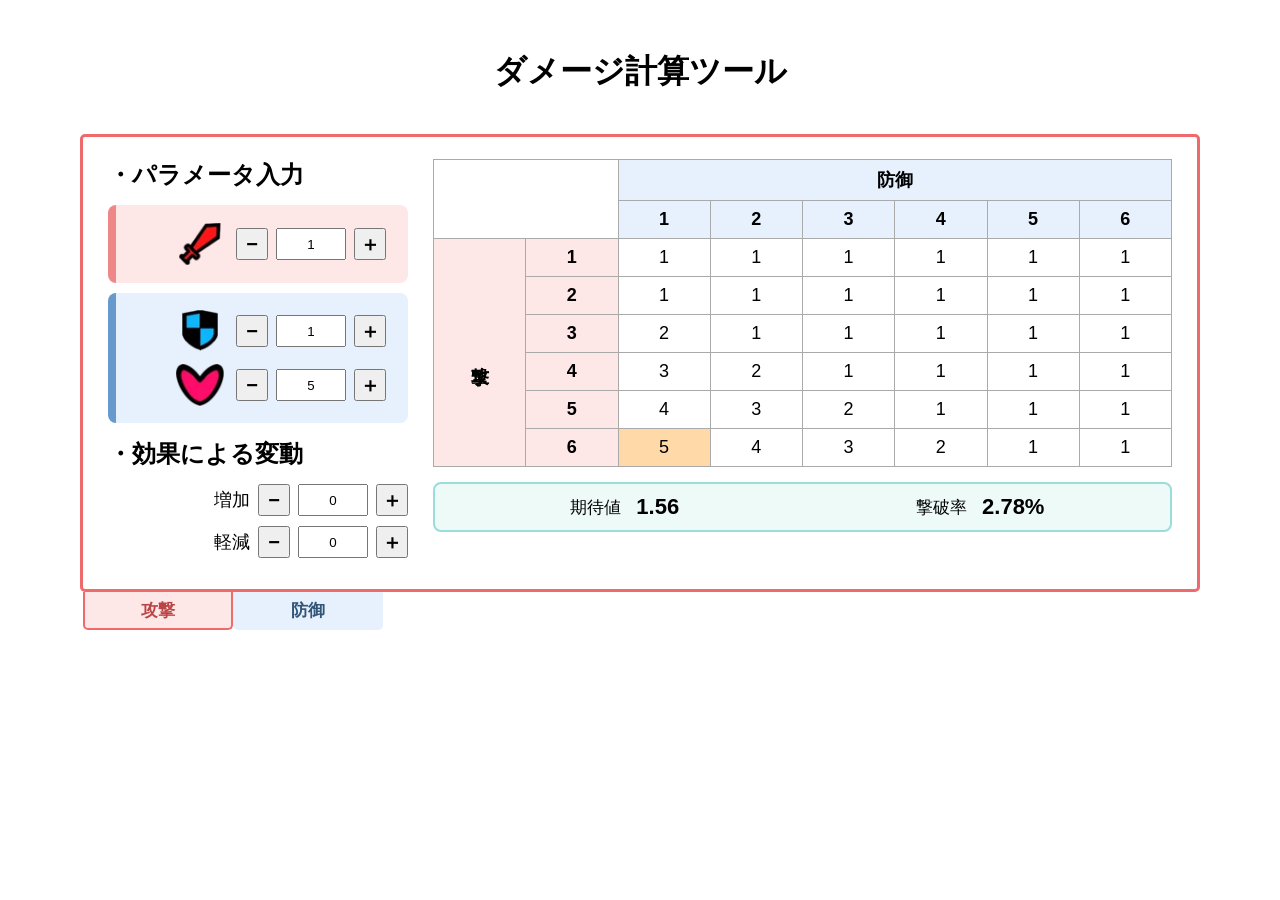
<file: index.html>
<!DOCTYPE html>
<html lang="ja">
<head>
    <meta charset="UTF-8">
    <meta name="viewport" content="width=device-width, initial-scale=1.0">
    <title>ダメージ計算ツール</title>
    <link rel="stylesheet" href="style.css">
</head>

<body>
<h1>ダメージ計算ツール</h1>

<div class="tool-wrapper">

    <div class="main-container attack-mode">

        <!-- 攻撃側として計算するモード -->
        <div class="mode-content active" data-role="attack">

            <div class="parameter-area">

                <div class="parameter-input-area">

                    <h2>・パラメータ入力</h2>

                    <section class="attack-panel">

                        <label>
                            <img src="images/icon/Attack.png" alt="攻撃" class="parameter-icon">
                            <div class="number-control">
                                <button type="button" class="minus-button" data-target="attackPower1">−</button>
                                <input type="number" id="attackPower1" value="1" min="0">
                                <button type="button" class="plus-button" data-target="attackPower1">＋</button>
                            </div>
                        </label>

                    </section>


                    <section class="defense-panel">

                        <label>
                            <img src="images/icon/Defense.png" alt="防御" class="parameter-icon">
                            <div class="number-control">
                                <button type="button" class="minus-button" data-target="defensePower1">−</button>
                                <input type="number" id="defensePower1" value="1" min="0">
                                <button type="button" class="plus-button" data-target="defensePower1">＋</button>
                            </div>
                        </label>

                        <label>
                            <img src="images/icon/Hp.png" alt="HP" class="parameter-icon">
                            <div class="number-control">
                                <button type="button" class="minus-button" data-target="hp1">−</button>
                                <input type="number" id="hp1" value="5" min="1">
                                <button type="button" class="plus-button" data-target="hp1">＋</button>
                            </div>
                        </label>
                        
                    </section>

                </div>


                <div class="effect-input-area">

                    <h2>・効果による変動</h2>

                    <section class="effect-panel">

                        <label>
                            増加
                            <div class="number-control">
                                <button type="button" class="minus-button" data-target="damageAdd1">−</button>
                                <input type="number" id="damageAdd1" value="0" min="0">
                                <button type="button" class="plus-button" data-target="damageAdd1">＋</button>
                            </div>
                        </label>

                        <label>
                            軽減
                            <div class="number-control">
                                <button type="button" class="minus-button" data-target="damageReduce1">−</button>
                                <input type="number" id="damageReduce1" value="0" min="0">
                                <button type="button" class="plus-button" data-target="damageReduce1">＋</button>
                            </div>
                        </label>

                    </section>

                </div>

            </div>

            <div class="damage-area">
                <table class="damage-table">
                    <thead>
                        <tr>
                            <th colspan="2" rowspan="2"></th>
                            <th colspan="6">防御</th>
                        </tr>
                        <tr>
                            <th>1</th><th>2</th><th>3</th>
                            <th>4</th><th>5</th><th>6</th>
                        </tr>
                    </thead>
                    <tbody></tbody>
                </table>

                <div class="analysis-values">
                    <div>
                        <span>期待値</span>
                        <strong class="expected-damage">-</strong>
                    </div>
                    <div>
                        <span>撃破率</span>
                        <strong class="result-rate">-</strong>
                    </div>
                </div>
            </div>

        </div>


        <!-- 防御側として計算するモード -->
        <div class="mode-content" data-role="defense">

            <div class="parameter-area">

                <div class="parameter-input-area">

                    <h2>・パラメータ入力</h2>

                    <section class="attack-panel">

                        <label>
                            <img src="images/icon/Attack.png" alt="攻撃" class="parameter-icon">
                            <div class="number-control">
                                <button type="button" class="minus-button" data-target="attackPower2">−</button>
                                <input type="number" id="attackPower2" value="1" min="0">
                                <button type="button" class="plus-button" data-target="attackPower2">＋</button>
                            </div>
                        </label>

                    </section>


                    <section class="defense-panel">

                        <label>
                            <img src="images/icon/Defense.png" alt="防御" class="parameter-icon">
                            <div class="number-control">
                                <button type="button" class="minus-button" data-target="defensePower2">−</button>
                                <input type="number" id="defensePower2" value="1" min="0">
                                <button type="button" class="plus-button" data-target="defensePower2">＋</button>
                            </div>
                        </label>

                        <label>
                            <img src="images/icon/Hp.png" alt="HP" class="parameter-icon">
                            <div class="number-control">
                                <button type="button" class="minus-button" data-target="hp2">−</button>
                                <input type="number" id="hp2" value="5" min="1">
                                <button type="button" class="plus-button" data-target="hp2">＋</button>
                            </div>
                        </label>

                    </section>

                </div>


                <div class="effect-input-area">

                    <h2>・効果による変動</h2>

                    <section class="effect-panel">

                        <label>
                            増加
                            <div class="number-control">
                                <button type="button" class="minus-button" data-target="damageAdd2">−</button>
                                <input type="number" id="damageAdd2" value="0" min="0">
                                <button type="button" class="plus-button" data-target="damageAdd2">＋</button>
                            </div>
                        </label>

                        <label>
                            軽減
                            <div class="number-control">
                                <button type="button" class="minus-button" data-target="damageReduce2">−</button>
                                <input type="number" id="damageReduce2" value="0" min="0">
                                <button type="button" class="plus-button" data-target="damageReduce2">＋</button>
                            </div>
                        </label>

                    </section>

                </div>

            </div>

            <div class="damage-area">
                <table class="damage-table">
                    <thead>
                        <tr>
                            <th colspan="2" rowspan="2"></th>
                            <th colspan="6">防御</th>
                        </tr>
                        <tr>
                            <th>1</th><th>2</th><th>3</th>
                            <th>4</th><th>5</th><th>6</th>
                        </tr>
                    </thead>
                    <tbody></tbody>
                </table>

                <div class="analysis-values">
                    <div>
                        <span>期待値</span>
                        <strong class="expected-damage">-</strong>
                    </div>
                    <div>
                        <span>生存率</span>
                        <strong class="result-rate">-</strong>
                    </div>
                </div>
            </div>

        </div>

    </div>


    <!-- 左下の切り替えタブ -->
    <div class="role-tabs">
        <button type="button" class="role-tab active attack-tab" data-role="attack">攻撃</button>
        <button type="button" class="role-tab defense-tab" data-role="defense">防御</button>
    </div>

</div>

<script src="script.js"></script>
</body>
</html>
</file>
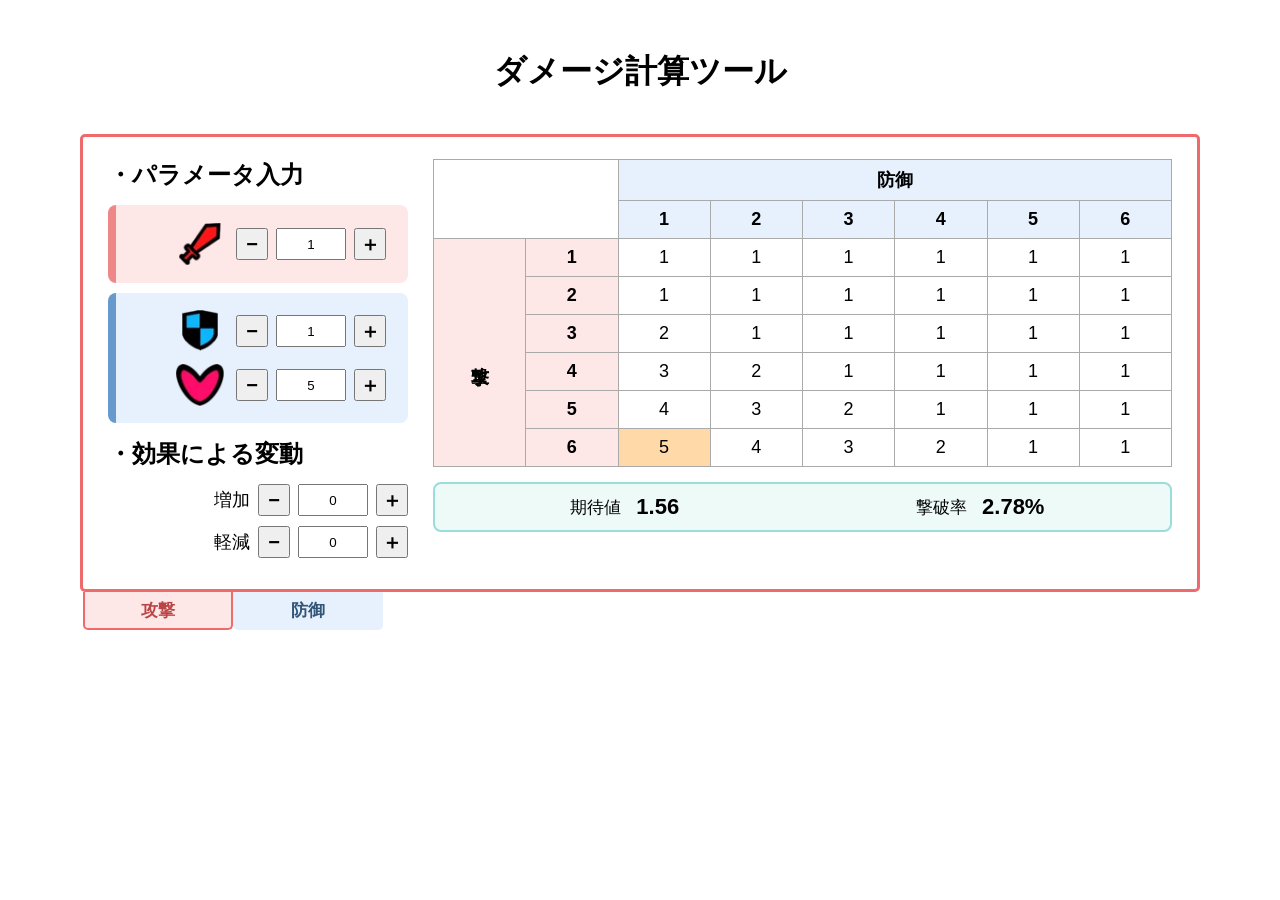
<file: 01_defense-evade/index.html>
<!DOCTYPE html>
<html lang="ja">
<head>
    <meta charset="UTF-8">
    <meta name="viewport" content="width=device-width, initial-scale=1.0">
    <title>ダメージ計算ツール</title>
    <link rel="stylesheet" href="style.css">
</head>

<body>
<h1>ダメージ計算ツール</h1>

<div class="tool-wrapper">

    <div class="main-container attack-mode">

        <!-- 攻撃側として計算するモード -->
        <div class="mode-content active" data-role="attack">

            <div class="parameter-area">

                <div class="parameter-input-area">

                    <h2>・パラメータ入力</h2>

                    <section class="attack-panel">

                        <label>
                            <img src="../images/icon/Attack.png" alt="攻撃" class="parameter-icon">
                            <div class="number-control">
                                <button type="button" class="minus-button" data-target="attackPower1">−</button>
                                <input type="number" id="attackPower1" value="1" min="0">
                                <button type="button" class="plus-button" data-target="attackPower1">＋</button>
                            </div>
                        </label>

                    </section>


                    <section class="defense-panel">

                        <label>
                            <img src="../images/icon/Defense.png" alt="防御" class="parameter-icon">
                            <div class="number-control">
                                <button type="button" class="minus-button" data-target="defensePower1">−</button>
                                <input type="number" id="defensePower1" value="1" min="0">
                                <button type="button" class="plus-button" data-target="defensePower1">＋</button>
                            </div>
                        </label>

                        <label>
                            <img src="../images/icon/Hp.png" alt="HP" class="parameter-icon">
                            <div class="number-control">
                                <button type="button" class="minus-button" data-target="hp1">−</button>
                                <input type="number" id="hp1" value="5" min="1">
                                <button type="button" class="plus-button" data-target="hp1">＋</button>
                            </div>
                        </label>
                        
                    </section>

                </div>


                <div class="effect-input-area">

                    <h2>・効果による変動</h2>

                    <section class="effect-panel">

                        <label>
                            増加
                            <div class="number-control">
                                <button type="button" class="minus-button" data-target="damageAdd1">−</button>
                                <input type="number" id="damageAdd1" value="0" min="0">
                                <button type="button" class="plus-button" data-target="damageAdd1">＋</button>
                            </div>
                        </label>

                        <label>
                            軽減
                            <div class="number-control">
                                <button type="button" class="minus-button" data-target="damageReduce1">−</button>
                                <input type="number" id="damageReduce1" value="0" min="0">
                                <button type="button" class="plus-button" data-target="damageReduce1">＋</button>
                            </div>
                        </label>

                    </section>

                </div>

            </div>

            <div class="damage-area">
                <table class="damage-table">
                    <thead>
                        <tr>
                            <th colspan="2" rowspan="2"></th>
                            <th colspan="6">防御</th>
                        </tr>
                        <tr>
                            <th>1</th><th>2</th><th>3</th>
                            <th>4</th><th>5</th><th>6</th>
                        </tr>
                    </thead>
                    <tbody></tbody>
                </table>

                <div class="analysis-values">
                    <div>
                        <span>期待値</span>
                        <strong class="expected-damage">-</strong>
                    </div>
                    <div>
                        <span>撃破率</span>
                        <strong class="result-rate">-</strong>
                    </div>
                </div>
            </div>

        </div>


        <!-- 防御側として計算するモード -->
        <div class="mode-content" data-role="defense">

            <div class="parameter-area">

                <div class="parameter-input-area">

                    <h2>・パラメータ入力</h2>

                    <section class="attack-panel">

                        <label>
                            <img src="../images/icon/Attack.png" alt="攻撃" class="parameter-icon">
                            <div class="number-control">
                                <button type="button" class="minus-button" data-target="attackPower2">−</button>
                                <input type="number" id="attackPower2" value="1" min="0">
                                <button type="button" class="plus-button" data-target="attackPower2">＋</button>
                            </div>
                        </label>

                    </section>


                    <section class="defense-panel">

                        <label>
                            <img src="../images/icon/Defense.png" alt="防御" class="parameter-icon">
                            <div class="number-control">
                                <button type="button" class="minus-button" data-target="defensePower2">−</button>
                                <input type="number" id="defensePower2" value="1" min="0">
                                <button type="button" class="plus-button" data-target="defensePower2">＋</button>
                            </div>
                        </label>

                        <label>
                            <img src="../images/icon/Hp.png" alt="HP" class="parameter-icon">
                            <div class="number-control">
                                <button type="button" class="minus-button" data-target="hp2">−</button>
                                <input type="number" id="hp2" value="5" min="1">
                                <button type="button" class="plus-button" data-target="hp2">＋</button>
                            </div>
                        </label>

                    </section>

                </div>


                <div class="effect-input-area">

                    <h2>・効果による変動</h2>

                    <section class="effect-panel">

                        <label>
                            増加
                            <div class="number-control">
                                <button type="button" class="minus-button" data-target="damageAdd2">−</button>
                                <input type="number" id="damageAdd2" value="0" min="0">
                                <button type="button" class="plus-button" data-target="damageAdd2">＋</button>
                            </div>
                        </label>

                        <label>
                            軽減
                            <div class="number-control">
                                <button type="button" class="minus-button" data-target="damageReduce2">−</button>
                                <input type="number" id="damageReduce2" value="0" min="0">
                                <button type="button" class="plus-button" data-target="damageReduce2">＋</button>
                            </div>
                        </label>

                    </section>

                </div>

            </div>

            <div class="damage-area">
                <table class="damage-table">
                    <thead>
                        <tr>
                            <th colspan="2" rowspan="2"></th>
                            <th colspan="6">防御</th>
                        </tr>
                        <tr>
                            <th>1</th><th>2</th><th>3</th>
                            <th>4</th><th>5</th><th>6</th>
                        </tr>
                    </thead>
                    <tbody></tbody>
                </table>

                <div class="analysis-values defense-analysis">
                    <div class="analysis-item">
                        <span>期待値</span>
                        <strong class="expected-damage">-</strong>
                    </div>
                    <div class="analysis-item">
                        <span>生存率</span>
                        <strong class="result-rate">-</strong>
                    </div>
                    <div class="recommendation-item">
                        <span></span>
                        <strong class="defense-recommendation">-</strong>
                    </div>
                </div>
            </div>

        </div>

    </div>


    <!-- 左下の切り替えタブ -->
    <div class="role-tabs">
        <button type="button" class="role-tab active attack-tab" data-role="attack">攻撃</button>
        <button type="button" class="role-tab defense-tab" data-role="defense">防御</button>
    </div>

</div>

<script src="script.js"></script>
</body>
</html>
</file>
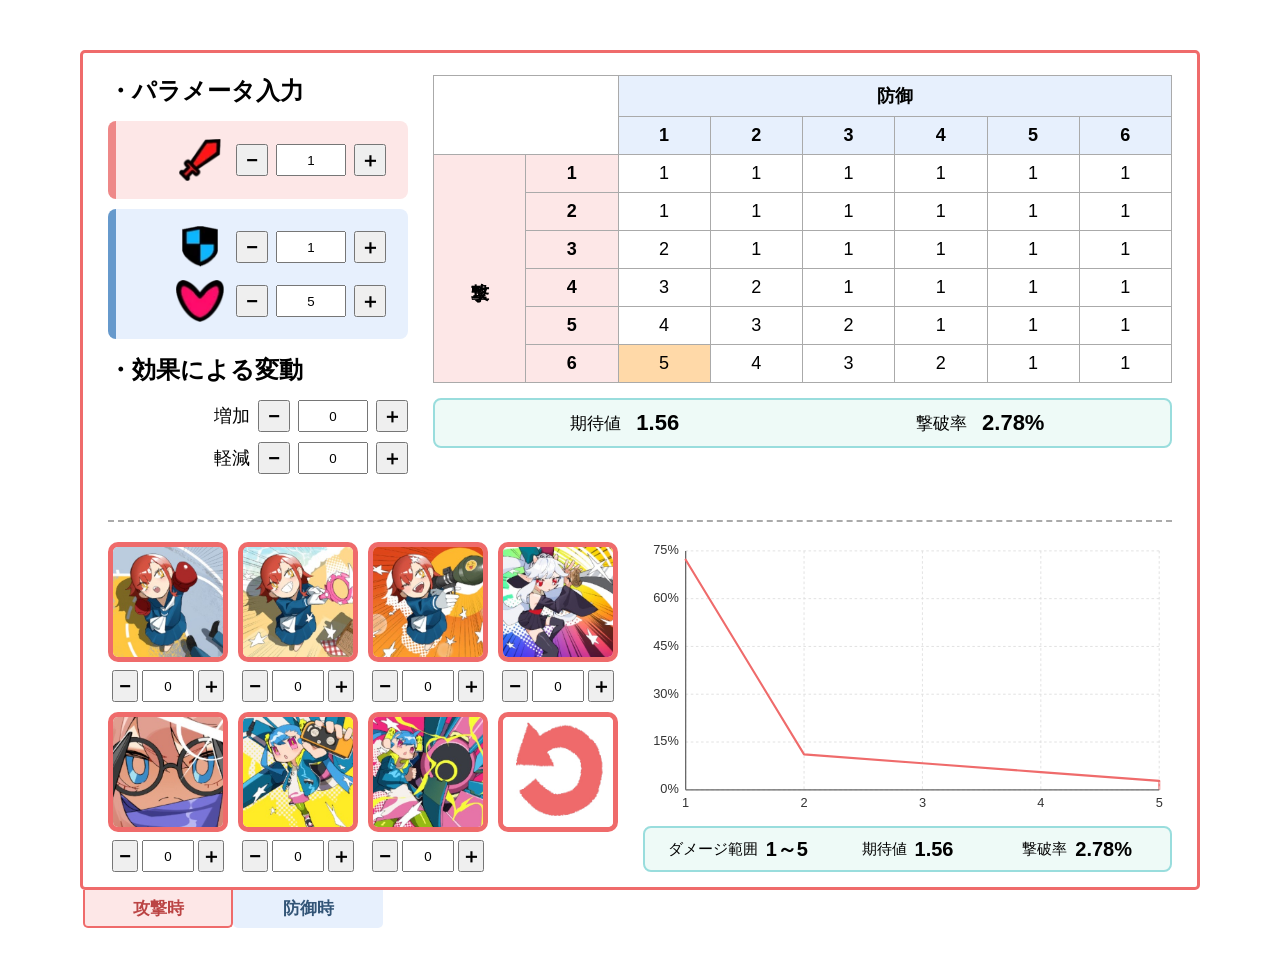
<file: 02_BattleCurd/index.html>
<!DOCTYPE html>
<html lang="ja">
<head>
    <meta charset="UTF-8">
    <meta name="viewport" content="width=device-width, initial-scale=1.0">
    <title>ダメージ計算ツール</title>
    <link rel="stylesheet" href="style.css">
</head>

<body>
<div class="tool-wrapper">

    <div class="main-container attack-mode">

        <!-- 攻撃側として計算するモード -->
        <div class="mode-content active" data-role="attack">

            <div class="parameter-area">

                <div class="parameter-input-area">

                    <h2>・パラメータ入力</h2>

                    <section class="attack-panel">

                        <label>
                            <img src="../images/icon/Attack.png" alt="攻撃" class="parameter-icon">
                            <div class="number-control">
                                <button type="button" class="minus-button" data-target="attackPower1">−</button>
                                <input type="number" id="attackPower1" value="1" min="0">
                                <button type="button" class="plus-button" data-target="attackPower1">＋</button>
                            </div>
                        </label>

                    </section>


                    <section class="defense-panel">

                        <label>
                            <img src="../images/icon/Defense.png" alt="防御" class="parameter-icon">
                            <div class="number-control">
                                <button type="button" class="minus-button" data-target="defensePower1">−</button>
                                <input type="number" id="defensePower1" value="1" min="0">
                                <button type="button" class="plus-button" data-target="defensePower1">＋</button>
                            </div>
                        </label>

                        <label>
                            <img src="../images/icon/Hp.png" alt="HP" class="parameter-icon">
                            <div class="number-control">
                                <button type="button" class="minus-button" data-target="hp1">−</button>
                                <input type="number" id="hp1" value="5" min="1">
                                <button type="button" class="plus-button" data-target="hp1">＋</button>
                            </div>
                        </label>
                        
                    </section>

                </div>


                <div class="effect-input-area">

                    <h2>・効果による変動</h2>

                    <section class="effect-panel">

                        <label>
                            増加
                            <div class="number-control">
                                <button type="button" class="minus-button" data-target="damageAdd1">−</button>
                                <input type="number" id="damageAdd1" value="0" min="0">
                                <button type="button" class="plus-button" data-target="damageAdd1">＋</button>
                            </div>
                        </label>

                        <label>
                            軽減
                            <div class="number-control">
                                <button type="button" class="minus-button" data-target="damageReduce1">−</button>
                                <input type="number" id="damageReduce1" value="0" min="0">
                                <button type="button" class="plus-button" data-target="damageReduce1">＋</button>
                            </div>
                        </label>

                    </section>

                </div>

            </div>

            <div class="damage-area">
                <table class="damage-table">
                    <thead>
                        <tr>
                            <th colspan="2" rowspan="2"></th>
                            <th colspan="6">防御</th>
                        </tr>
                        <tr>
                            <th>1</th><th>2</th><th>3</th>
                            <th>4</th><th>5</th><th>6</th>
                        </tr>
                    </thead>
                    <tbody></tbody>
                </table>

                <div class="analysis-values">
                    <div>
                        <span>期待値</span>
                        <strong class="expected-damage">-</strong>
                    </div>
                    <div>
                        <span>撃破率</span>
                        <strong class="result-rate">-</strong>
                    </div>
                </div>

            </div>

            <!-- 攻撃バトルカード -->
            <div class="battle-lower-area">

                <div class="battle-card-area attack-card-area">
            
                <div class="battle-card-item">
                    <img src="../images/AtkCurd/Atk1.jpg" alt="攻撃カード1" class="battle-card battle-card-clickable" data-card-target="Atk1" role="button" tabindex="0" aria-label="攻撃カード1を1枚追加">
                    <div class="number-control battle-card-counter">
                        <button type="button" class="minus-button" data-target="Atk1">−</button>
                        <input type="number" id="Atk1" value="0" min="0">
                        <button type="button" class="plus-button" data-target="Atk1">＋</button>
                    </div>
                </div>
            
                <div class="battle-card-item">
                    <img src="../images/AtkCurd/Atk2.jpg" alt="攻撃カード2" class="battle-card battle-card-clickable" data-card-target="Atk2" role="button" tabindex="0" aria-label="攻撃カード2を1枚追加">
                    <div class="number-control battle-card-counter">
                        <button type="button" class="minus-button" data-target="Atk2">−</button>
                        <input type="number" id="Atk2" value="0" min="0">
                        <button type="button" class="plus-button" data-target="Atk2">＋</button>
                    </div>
                </div>
            
                <div class="battle-card-item">
                    <img src="../images/AtkCurd/Atk3.jpg" alt="攻撃カード3" class="battle-card battle-card-clickable" data-card-target="Atk3" role="button" tabindex="0" aria-label="攻撃カード3を1枚追加">
                    <div class="number-control battle-card-counter">
                        <button type="button" class="minus-button" data-target="Atk3">−</button>
                        <input type="number" id="Atk3" value="0" min="0">
                        <button type="button" class="plus-button" data-target="Atk3">＋</button>
                    </div>
                </div>
            
                <div class="battle-card-item">
                    <img src="../images/AtkCurd/Atk4.jpg" alt="攻撃カード4" class="battle-card battle-card-clickable" data-card-target="Atk4" role="button" tabindex="0" aria-label="攻撃カード4を1枚追加">
                    <div class="number-control battle-card-counter">
                        <button type="button" class="minus-button" data-target="Atk4">−</button>
                        <input type="number" id="Atk4" value="0" min="0">
                        <button type="button" class="plus-button" data-target="Atk4">＋</button>
                    </div>
                </div>
            
                <div class="battle-card-item">
                    <img src="../images/AtkCurd/Atk5.jpg" alt="攻撃カード5" class="battle-card battle-card-clickable" data-card-target="Atk5" role="button" tabindex="0" aria-label="攻撃カード5を1枚追加">
                    <div class="number-control battle-card-counter">
                        <button type="button" class="minus-button" data-target="Atk5">−</button>
                        <input type="number" id="Atk5" value="0" min="0">
                        <button type="button" class="plus-button" data-target="Atk5">＋</button>
                    </div>
                </div>
            
                <div class="battle-card-item">
                    <img src="../images/AtkCurd/Atk6.jpg" alt="攻撃カード6" class="battle-card battle-card-clickable" data-card-target="Atk6" role="button" tabindex="0" aria-label="攻撃カード6を1枚追加">
                    <div class="number-control battle-card-counter">
                        <button type="button" class="minus-button" data-target="Atk6">−</button>
                        <input type="number" id="Atk6" value="0" min="0">
                        <button type="button" class="plus-button" data-target="Atk6">＋</button>
                    </div>
                </div>
            
                <div class="battle-card-item">
                    <img src="../images/AtkCurd/Atk7.jpg" alt="攻撃カード7" class="battle-card battle-card-clickable" data-card-target="Atk7" role="button" tabindex="0" aria-label="攻撃カード7を1枚追加">
                    <div class="number-control battle-card-counter">
                        <button type="button" class="minus-button" data-target="Atk7">−</button>
                        <input type="number" id="Atk7" value="0" min="0">
                        <button type="button" class="plus-button" data-target="Atk7">＋</button>
                    </div>
                </div>
            
                <div class="battle-card-item battle-card-reset-item">
                    <img src="../images/AtkCurd/AtkReset.jpg"
                         alt="攻撃カード使用枚数をリセット"
                         class="battle-card battle-card-reset"
                         data-reset-cards="attack"
                         role="button"
                         tabindex="0"
                         aria-label="攻撃カードの使用枚数をすべて0にリセット">
                </div>
            
            </div>

                <div class="battle-result-area">
                    <div class="damage-graph-area">
                        <svg class="damage-probability-graph" role="img" aria-label="ダメージ発生確率グラフ"></svg>
                    </div>

                    <div class="analysis-values future-analysis-values">
                        <div>
                            <span>ダメージ範囲</span>
                            <strong class="future-damage-range">-</strong>
                        </div>
                        <div>
                            <span>期待値</span>
                            <strong class="future-expected-damage">-</strong>
                        </div>
                        <div>
                            <span>撃破率</span>
                            <strong class="future-result-rate">-</strong>
                        </div>
                    </div>
                </div>

            </div>

        </div>
        <!-- 攻撃側 mode-content 終了 -->

        <!-- 防御側として計算するモード -->
        <div class="mode-content" data-role="defense">

            <div class="parameter-area">

                <div class="parameter-input-area">

                    <h2>・パラメータ入力</h2>

                    <section class="attack-panel">

                        <label>
                            <img src="../images/icon/Attack.png" alt="攻撃" class="parameter-icon">
                            <div class="number-control">
                                <button type="button" class="minus-button" data-target="attackPower2">−</button>
                                <input type="number" id="attackPower2" value="1" min="0">
                                <button type="button" class="plus-button" data-target="attackPower2">＋</button>
                            </div>
                        </label>

                    </section>


                    <section class="defense-panel">

                        <label>
                            <img src="../images/icon/Defense.png" alt="防御" class="parameter-icon">
                            <div class="number-control">
                                <button type="button" class="minus-button" data-target="defensePower2">−</button>
                                <input type="number" id="defensePower2" value="1" min="0">
                                <button type="button" class="plus-button" data-target="defensePower2">＋</button>
                            </div>
                        </label>

                        <label>
                            <img src="../images/icon/Hp.png" alt="HP" class="parameter-icon">
                            <div class="number-control">
                                <button type="button" class="minus-button" data-target="hp2">−</button>
                                <input type="number" id="hp2" value="5" min="1">
                                <button type="button" class="plus-button" data-target="hp2">＋</button>
                            </div>
                        </label>

                    </section>

                </div>


                <div class="effect-input-area">

                    <h2>・効果による変動</h2>

                    <section class="effect-panel">

                        <label>
                            増加
                            <div class="number-control">
                                <button type="button" class="minus-button" data-target="damageAdd2">−</button>
                                <input type="number" id="damageAdd2" value="0" min="0">
                                <button type="button" class="plus-button" data-target="damageAdd2">＋</button>
                            </div>
                        </label>

                        <label>
                            軽減
                            <div class="number-control">
                                <button type="button" class="minus-button" data-target="damageReduce2">−</button>
                                <input type="number" id="damageReduce2" value="0" min="0">
                                <button type="button" class="plus-button" data-target="damageReduce2">＋</button>
                            </div>
                        </label>

                    </section>

                </div>

            </div>

            <div class="damage-area">
                <table class="damage-table">
                    <thead>
                        <tr>
                            <th colspan="2" rowspan="2"></th>
                            <th colspan="6">防御</th>
                        </tr>
                        <tr>
                            <th>1</th><th>2</th><th>3</th>
                            <th>4</th><th>5</th><th>6</th>
                        </tr>
                    </thead>
                    <tbody></tbody>
                </table>

                <div class="analysis-values defense-analysis">
                    <div class="analysis-item">
                        <span>期待値</span>
                        <strong class="expected-damage">-</strong>
                    </div>
                    <div class="analysis-item">
                        <span>生存率</span>
                        <strong class="result-rate">-</strong>
                    </div>
                    <div class="recommendation-item">
                        <span></span>
                        <strong class="defense-recommendation">-</strong>
                    </div>
                </div>

            </div>

            <!-- 防御バトルカード -->
            <div class="battle-lower-area">

                <div class="defense-card-and-guide">

                <div class="battle-card-area defense-card-area">
            
                <div class="battle-card-item">
                    <img src="../images/DefCurd/Def1.jpg" alt="防御カード1" class="battle-card battle-card-clickable" data-card-target="Def1" role="button" tabindex="0" aria-label="防御カード1を1枚追加">
                    <div class="number-control battle-card-counter">
                        <button type="button" class="minus-button" data-target="Def1">−</button>
                        <input type="number" id="Def1" value="0" min="0">
                        <button type="button" class="plus-button" data-target="Def1">＋</button>
                    </div>
                </div>
            
                <div class="battle-card-item">
                    <img src="../images/DefCurd/Def2.jpg" alt="防御カード2" class="battle-card battle-card-clickable" data-card-target="Def2" role="button" tabindex="0" aria-label="防御カード2を1枚追加">
                    <div class="number-control battle-card-counter">
                        <button type="button" class="minus-button" data-target="Def2">−</button>
                        <input type="number" id="Def2" value="0" min="0">
                        <button type="button" class="plus-button" data-target="Def2">＋</button>
                    </div>
                </div>
            
                <div class="battle-card-item">
                    <img src="../images/DefCurd/Def3.jpg" alt="防御カード3" class="battle-card battle-card-clickable" data-card-target="Def3" role="button" tabindex="0" aria-label="防御カード3を1枚追加">
                    <div class="number-control battle-card-counter">
                        <button type="button" class="minus-button" data-target="Def3">−</button>
                        <input type="number" id="Def3" value="0" min="0">
                        <button type="button" class="plus-button" data-target="Def3">＋</button>
                    </div>
                </div>
            
                <div class="battle-card-item battle-card-reset-item">
                    <img src="../images/DefCurd/DefReset.jpg"
                         alt="防御カード使用枚数をリセット"
                         class="battle-card battle-card-reset"
                         data-reset-cards="defense"
                         role="button"
                         tabindex="0"
                         aria-label="防御カードの使用枚数をすべて0にリセット">
                </div>
            </div>

                <div class="defense-choice-guide" aria-label="攻撃側の出目ごとの防御・回避推奨">
                    <div class="defense-choice-guide-title">攻撃ダイスごとの推奨行動</div>
                    <div class="defense-choice-grid"></div>
                </div>

                </div>

                <div class="battle-result-area">
                    <div class="damage-graph-area">
                        <svg class="damage-probability-graph" role="img" aria-label="ダメージ発生確率グラフ"></svg>
                    </div>

                    <div class="analysis-values future-analysis-values">
                        <div>
                            <span>ダメージ範囲</span>
                            <strong class="future-damage-range">-</strong>
                        </div>
                        <div>
                            <span>期待値</span>
                            <strong class="future-expected-damage">-</strong>
                        </div>
                        <div>
                            <span>生存率</span>
                            <strong class="future-result-rate">-</strong>
                        </div>
                    </div>
                </div>

            </div>

        </div>
        <!-- 防御側 mode-content 終了 -->

    </div>


    <!-- 左下の切り替えタブ -->
    <div class="role-tabs">
        <button type="button" class="role-tab active attack-tab" data-role="attack">攻撃時</button>
        <button type="button" class="role-tab defense-tab" data-role="defense">防御時</button>
    </div>

</div>

<script src="script.js"></script>
</body>
</html>
</file>
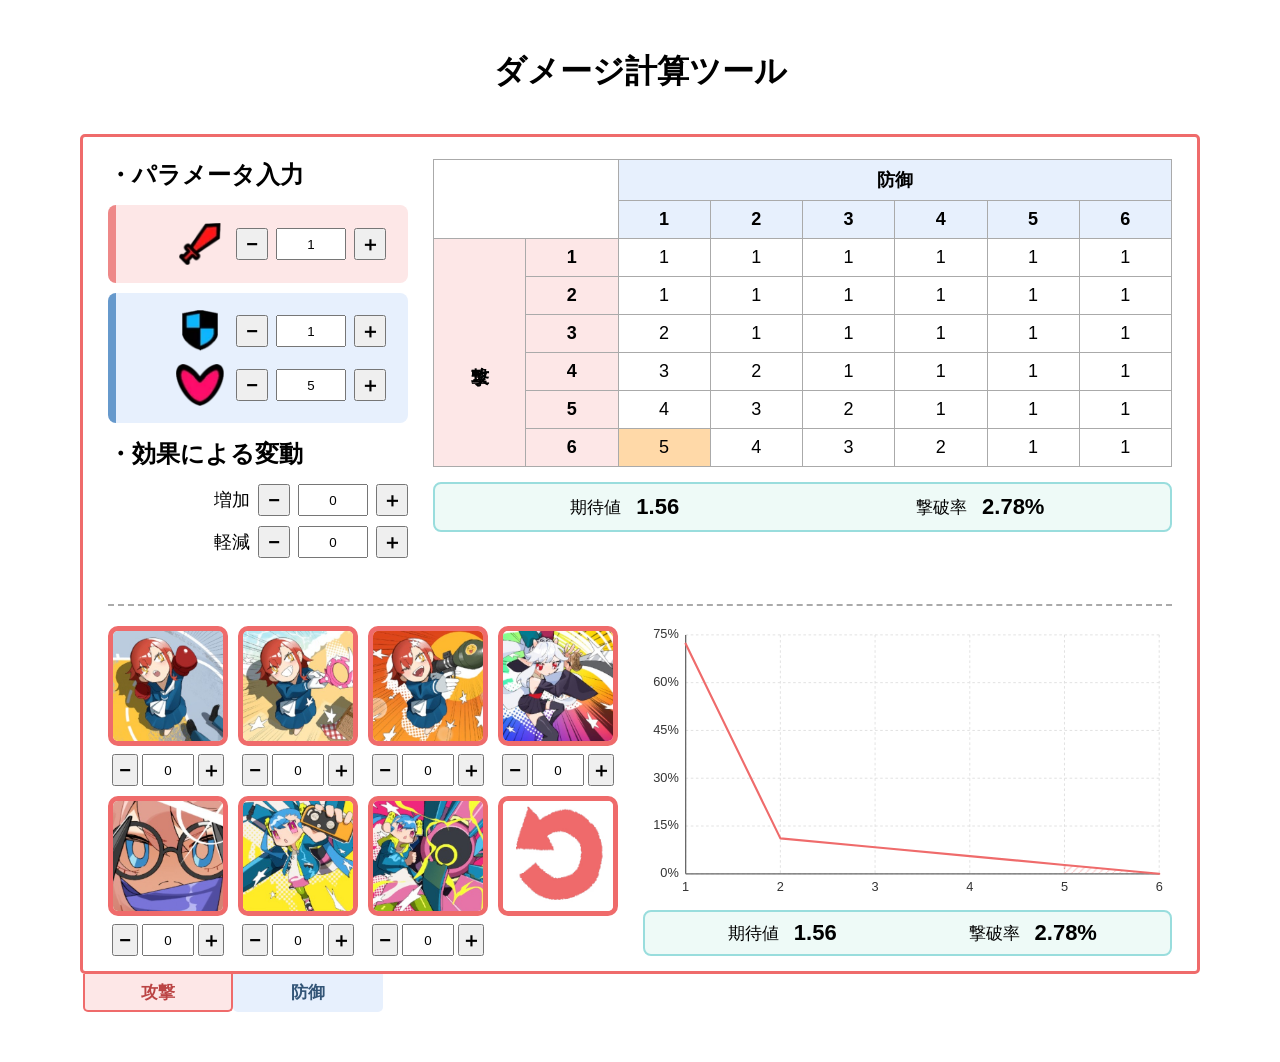
<file: v0.1_Trial Release/index.html>
<!DOCTYPE html>
<html lang="ja">
<head>
    <meta charset="UTF-8">
    <meta name="viewport" content="width=device-width, initial-scale=1.0">
    <title>ダメージ計算ツール</title>
    <link rel="stylesheet" href="style.css">
</head>

<body>
<h1>ダメージ計算ツール</h1>

<div class="tool-wrapper">

    <div class="main-container attack-mode">

        <!-- 攻撃側として計算するモード -->
        <div class="mode-content active" data-role="attack">

            <div class="parameter-area">

                <div class="parameter-input-area">

                    <h2>・パラメータ入力</h2>

                    <section class="attack-panel">

                        <label>
                            <img src="../images/icon/Attack.png" alt="攻撃" class="parameter-icon">
                            <div class="number-control">
                                <button type="button" class="minus-button" data-target="attackPower1">−</button>
                                <input type="number" id="attackPower1" value="1" min="0">
                                <button type="button" class="plus-button" data-target="attackPower1">＋</button>
                            </div>
                        </label>

                    </section>


                    <section class="defense-panel">

                        <label>
                            <img src="../images/icon/Defense.png" alt="防御" class="parameter-icon">
                            <div class="number-control">
                                <button type="button" class="minus-button" data-target="defensePower1">−</button>
                                <input type="number" id="defensePower1" value="1" min="0">
                                <button type="button" class="plus-button" data-target="defensePower1">＋</button>
                            </div>
                        </label>

                        <label>
                            <img src="../images/icon/Hp.png" alt="HP" class="parameter-icon">
                            <div class="number-control">
                                <button type="button" class="minus-button" data-target="hp1">−</button>
                                <input type="number" id="hp1" value="5" min="1">
                                <button type="button" class="plus-button" data-target="hp1">＋</button>
                            </div>
                        </label>
                        
                    </section>

                </div>


                <div class="effect-input-area">

                    <h2>・効果による変動</h2>

                    <section class="effect-panel">

                        <label>
                            増加
                            <div class="number-control">
                                <button type="button" class="minus-button" data-target="damageAdd1">−</button>
                                <input type="number" id="damageAdd1" value="0" min="0">
                                <button type="button" class="plus-button" data-target="damageAdd1">＋</button>
                            </div>
                        </label>

                        <label>
                            軽減
                            <div class="number-control">
                                <button type="button" class="minus-button" data-target="damageReduce1">−</button>
                                <input type="number" id="damageReduce1" value="0" min="0">
                                <button type="button" class="plus-button" data-target="damageReduce1">＋</button>
                            </div>
                        </label>

                    </section>

                </div>

            </div>

            <div class="damage-area">
                <table class="damage-table">
                    <thead>
                        <tr>
                            <th colspan="2" rowspan="2"></th>
                            <th colspan="6">防御</th>
                        </tr>
                        <tr>
                            <th>1</th><th>2</th><th>3</th>
                            <th>4</th><th>5</th><th>6</th>
                        </tr>
                    </thead>
                    <tbody></tbody>
                </table>

                <div class="analysis-values">
                    <div>
                        <span>期待値</span>
                        <strong class="expected-damage">-</strong>
                    </div>
                    <div>
                        <span>撃破率</span>
                        <strong class="result-rate">-</strong>
                    </div>
                </div>

            </div>

            <!-- 攻撃バトルカード -->
            <div class="battle-lower-area">

                <div class="battle-card-area attack-card-area">
            
                <div class="battle-card-item">
                    <img src="../images/AtkCurd/Atk1.jpg" alt="攻撃カード1" class="battle-card battle-card-clickable" data-card-target="Atk1" role="button" tabindex="0" aria-label="攻撃カード1を1枚追加">
                    <div class="number-control battle-card-counter">
                        <button type="button" class="minus-button" data-target="Atk1">−</button>
                        <input type="number" id="Atk1" value="0" min="0">
                        <button type="button" class="plus-button" data-target="Atk1">＋</button>
                    </div>
                </div>
            
                <div class="battle-card-item">
                    <img src="../images/AtkCurd/Atk2.jpg" alt="攻撃カード2" class="battle-card battle-card-clickable" data-card-target="Atk2" role="button" tabindex="0" aria-label="攻撃カード2を1枚追加">
                    <div class="number-control battle-card-counter">
                        <button type="button" class="minus-button" data-target="Atk2">−</button>
                        <input type="number" id="Atk2" value="0" min="0">
                        <button type="button" class="plus-button" data-target="Atk2">＋</button>
                    </div>
                </div>
            
                <div class="battle-card-item">
                    <img src="../images/AtkCurd/Atk3.jpg" alt="攻撃カード3" class="battle-card battle-card-clickable" data-card-target="Atk3" role="button" tabindex="0" aria-label="攻撃カード3を1枚追加">
                    <div class="number-control battle-card-counter">
                        <button type="button" class="minus-button" data-target="Atk3">−</button>
                        <input type="number" id="Atk3" value="0" min="0">
                        <button type="button" class="plus-button" data-target="Atk3">＋</button>
                    </div>
                </div>
            
                <div class="battle-card-item">
                    <img src="../images/AtkCurd/Atk4.jpg" alt="攻撃カード4" class="battle-card battle-card-clickable" data-card-target="Atk4" role="button" tabindex="0" aria-label="攻撃カード4を1枚追加">
                    <div class="number-control battle-card-counter">
                        <button type="button" class="minus-button" data-target="Atk4">−</button>
                        <input type="number" id="Atk4" value="0" min="0">
                        <button type="button" class="plus-button" data-target="Atk4">＋</button>
                    </div>
                </div>
            
                <div class="battle-card-item">
                    <img src="../images/AtkCurd/Atk5.jpg" alt="攻撃カード5" class="battle-card battle-card-clickable" data-card-target="Atk5" role="button" tabindex="0" aria-label="攻撃カード5を1枚追加">
                    <div class="number-control battle-card-counter">
                        <button type="button" class="minus-button" data-target="Atk5">−</button>
                        <input type="number" id="Atk5" value="0" min="0">
                        <button type="button" class="plus-button" data-target="Atk5">＋</button>
                    </div>
                </div>
            
                <div class="battle-card-item">
                    <img src="../images/AtkCurd/Atk6.jpg" alt="攻撃カード6" class="battle-card battle-card-clickable" data-card-target="Atk6" role="button" tabindex="0" aria-label="攻撃カード6を1枚追加">
                    <div class="number-control battle-card-counter">
                        <button type="button" class="minus-button" data-target="Atk6">−</button>
                        <input type="number" id="Atk6" value="0" min="0">
                        <button type="button" class="plus-button" data-target="Atk6">＋</button>
                    </div>
                </div>
            
                <div class="battle-card-item">
                    <img src="../images/AtkCurd/Atk7.jpg" alt="攻撃カード7" class="battle-card battle-card-clickable" data-card-target="Atk7" role="button" tabindex="0" aria-label="攻撃カード7を1枚追加">
                    <div class="number-control battle-card-counter">
                        <button type="button" class="minus-button" data-target="Atk7">−</button>
                        <input type="number" id="Atk7" value="0" min="0">
                        <button type="button" class="plus-button" data-target="Atk7">＋</button>
                    </div>
                </div>
            
                <div class="battle-card-item battle-card-reset-item">
                    <img src="../images/AtkCurd/AtkReset.jpg"
                         alt="攻撃カード使用枚数をリセット"
                         class="battle-card battle-card-reset"
                         data-reset-cards="attack"
                         role="button"
                         tabindex="0"
                         aria-label="攻撃カードの使用枚数をすべて0にリセット">
                </div>
            
            </div>

                <div class="battle-result-area">
                    <div class="damage-graph-area">
                        <svg class="damage-probability-graph" role="img" aria-label="ダメージ発生確率グラフ"></svg>
                    </div>

                    <div class="analysis-values future-analysis-values">
                        <div>
                            <span>期待値</span>
                            <strong class="future-expected-damage">-</strong>
                        </div>
                        <div>
                            <span>撃破率</span>
                            <strong class="future-result-rate">-</strong>
                        </div>
                    </div>
                </div>

            </div>

        </div>
        <!-- 攻撃側 mode-content 終了 -->

        <!-- 防御側として計算するモード -->
        <div class="mode-content" data-role="defense">

            <div class="parameter-area">

                <div class="parameter-input-area">

                    <h2>・パラメータ入力</h2>

                    <section class="attack-panel">

                        <label>
                            <img src="../images/icon/Attack.png" alt="攻撃" class="parameter-icon">
                            <div class="number-control">
                                <button type="button" class="minus-button" data-target="attackPower2">−</button>
                                <input type="number" id="attackPower2" value="1" min="0">
                                <button type="button" class="plus-button" data-target="attackPower2">＋</button>
                            </div>
                        </label>

                    </section>


                    <section class="defense-panel">

                        <label>
                            <img src="../images/icon/Defense.png" alt="防御" class="parameter-icon">
                            <div class="number-control">
                                <button type="button" class="minus-button" data-target="defensePower2">−</button>
                                <input type="number" id="defensePower2" value="1" min="0">
                                <button type="button" class="plus-button" data-target="defensePower2">＋</button>
                            </div>
                        </label>

                        <label>
                            <img src="../images/icon/Hp.png" alt="HP" class="parameter-icon">
                            <div class="number-control">
                                <button type="button" class="minus-button" data-target="hp2">−</button>
                                <input type="number" id="hp2" value="5" min="1">
                                <button type="button" class="plus-button" data-target="hp2">＋</button>
                            </div>
                        </label>

                    </section>

                </div>


                <div class="effect-input-area">

                    <h2>・効果による変動</h2>

                    <section class="effect-panel">

                        <label>
                            増加
                            <div class="number-control">
                                <button type="button" class="minus-button" data-target="damageAdd2">−</button>
                                <input type="number" id="damageAdd2" value="0" min="0">
                                <button type="button" class="plus-button" data-target="damageAdd2">＋</button>
                            </div>
                        </label>

                        <label>
                            軽減
                            <div class="number-control">
                                <button type="button" class="minus-button" data-target="damageReduce2">−</button>
                                <input type="number" id="damageReduce2" value="0" min="0">
                                <button type="button" class="plus-button" data-target="damageReduce2">＋</button>
                            </div>
                        </label>

                    </section>

                </div>

            </div>

            <div class="damage-area">
                <table class="damage-table">
                    <thead>
                        <tr>
                            <th colspan="2" rowspan="2"></th>
                            <th colspan="6">防御</th>
                        </tr>
                        <tr>
                            <th>1</th><th>2</th><th>3</th>
                            <th>4</th><th>5</th><th>6</th>
                        </tr>
                    </thead>
                    <tbody></tbody>
                </table>

                <div class="analysis-values defense-analysis">
                    <div class="analysis-item">
                        <span>期待値</span>
                        <strong class="expected-damage">-</strong>
                    </div>
                    <div class="analysis-item">
                        <span>生存率</span>
                        <strong class="result-rate">-</strong>
                    </div>
                    <div class="recommendation-item">
                        <span></span>
                        <strong class="defense-recommendation">-</strong>
                    </div>
                </div>

            </div>

            <!-- 防御バトルカード -->
            <div class="battle-lower-area">

                <div class="battle-card-area defense-card-area">
            
                <div class="battle-card-item">
                    <img src="../images/DefCurd/Def1.jpg" alt="防御カード1" class="battle-card battle-card-clickable" data-card-target="Def1" role="button" tabindex="0" aria-label="防御カード1を1枚追加">
                    <div class="number-control battle-card-counter">
                        <button type="button" class="minus-button" data-target="Def1">−</button>
                        <input type="number" id="Def1" value="0" min="0">
                        <button type="button" class="plus-button" data-target="Def1">＋</button>
                    </div>
                </div>
            
                <div class="battle-card-item">
                    <img src="../images/DefCurd/Def2.jpg" alt="防御カード2" class="battle-card battle-card-clickable" data-card-target="Def2" role="button" tabindex="0" aria-label="防御カード2を1枚追加">
                    <div class="number-control battle-card-counter">
                        <button type="button" class="minus-button" data-target="Def2">−</button>
                        <input type="number" id="Def2" value="0" min="0">
                        <button type="button" class="plus-button" data-target="Def2">＋</button>
                    </div>
                </div>
            
                <div class="battle-card-item">
                    <img src="../images/DefCurd/Def3.jpg" alt="防御カード3" class="battle-card battle-card-clickable" data-card-target="Def3" role="button" tabindex="0" aria-label="防御カード3を1枚追加">
                    <div class="number-control battle-card-counter">
                        <button type="button" class="minus-button" data-target="Def3">−</button>
                        <input type="number" id="Def3" value="0" min="0">
                        <button type="button" class="plus-button" data-target="Def3">＋</button>
                    </div>
                </div>
            
                <div class="battle-card-item battle-card-reset-item">
                    <img src="../images/DefCurd/DefReset.jpg"
                         alt="防御カード使用枚数をリセット"
                         class="battle-card battle-card-reset"
                         data-reset-cards="defense"
                         role="button"
                         tabindex="0"
                         aria-label="防御カードの使用枚数をすべて0にリセット">
                </div>
            </div>

                <div class="battle-result-area">
                    <div class="damage-graph-area">
                        <svg class="damage-probability-graph" role="img" aria-label="ダメージ発生確率グラフ"></svg>
                    </div>

                    <div class="analysis-values future-analysis-values">
                        <div>
                            <span>期待値</span>
                            <strong class="future-expected-damage">-</strong>
                        </div>
                        <div>
                            <span>生存率</span>
                            <strong class="future-result-rate">-</strong>
                        </div>
                    </div>
                </div>

            </div>

        </div>
        <!-- 防御側 mode-content 終了 -->

    </div>


    <!-- 左下の切り替えタブ -->
    <div class="role-tabs">
        <button type="button" class="role-tab active attack-tab" data-role="attack">攻撃</button>
        <button type="button" class="role-tab defense-tab" data-role="defense">防御</button>
    </div>

</div>

<script src="script.js"></script>
</body>
</html>
</file>
<file: style.css>
/* =================================
   基本設定
   ================================= */
* {
    box-sizing: border-box;
}

body {
    font-family: sans-serif;
    max-width: 1160px;
    margin: 30px auto;
    padding: 20px;
}

h1 {
    text-align: center;
    margin: 0 0 40px;
}


/* =================================
   ツール全体
   ================================= */
.tool-wrapper {
    width: 100%;
}

.main-container {
    position: relative;
    display: grid;
    grid-template-columns: 300px minmax(0, 1fr);
    gap: 25px;
    align-items: start;
    width: 100%;
    padding: 22px 25px 15px;
    border: 3px solid #ef6b6b;
    border-radius: 5px;
    background: #fff;
}

.main-container.defense-mode {
    border-color: #5f9bd3;
}


/* =================================
   攻撃・防御モード切り替え
   ================================= */
.mode-content {
    display: contents;
}

.mode-content:not(.active) {
    display: none;
}


/* =================================
   左側：パラメータ入力エリア
   ================================= */
.parameter-area {
    display: flex;
    flex-direction: column;
    gap: 15px;
    min-width: 0;
    padding-top: 0;
    padding-bottom: 6px;
}

/* 共通：入力行 */
label {
    display: flex;
    align-items: center;
    justify-content: flex-end;
    gap: 8px;
    margin: 15px 0;
}

.parameter-area label {
    font-size: 18px;
}

/* 見出し */
.parameter-input-area h2,
.effect-input-area h2 {
    margin: 0 0 14px;
}

/* パラメータ入力内の各行
   translateX の数値で、アイコン＋入力欄を左右に微調整 */
.parameter-input-area label {
    justify-content: center;
    gap: 10px;
    margin: 0;
    min-height: 48px;
    transform: translateX(18px);
}

/* アイコン
   width  = アイコン用の横幅
   height = アイコンの最大高さ */
.parameter-icon {
    width: 52px;
    height: 42px;
    object-fit: contain;
    flex-shrink: 0;
}


/* =================================
   パラメータの色付きパネル
   ================================= */
.attack-panel {
    background-color: #fde7e7;
    border-left: 8px solid #e88;
    padding: 15px;
    border-radius: 8px;
}

.defense-panel {
    background-color: #e7f0fd;
    border-left: 8px solid #69c;
    padding: 15px;
    border-radius: 8px;
}

.attack-panel h2 {
    color: #b44;
    margin: 0;
}

.defense-panel h2 {
    color: #357;
    margin: 0;
}

/* パラメータ入力欄にある攻撃パネル */
.parameter-input-area .attack-panel {
    padding: 15px 12px;
}

/* パラメータ入力欄にあるHP・防御パネル
   gap の数値で、防御とHPの行間を調整 */
.parameter-input-area .defense-panel {
    display: flex;
    flex-direction: column;
    justify-content: space-between;
    gap: 6px;
    margin-top: 10px;
    padding: 14px 12px;
}

/* 効果による変動：増加・軽減 */
.effect-panel label {
    margin: 10px 0;
}


/* =================================
   数値入力コントロール
   ================================= */
.number-control {
    display: flex;
    align-items: center;
    gap: 8px;
    flex-shrink: 0;
}

.number-control button {
    width: 32px;
    height: 32px;
    padding: 0;
    font-size: 20px;
    font-weight: bold;
    line-height: 1;
    cursor: pointer;
}

.number-control input {
    width: 70px;
    height: 32px;
    text-align: center !important;
    -moz-appearance: textfield;
}

/* number入力の標準スピンボタンを非表示 */
.number-control input::-webkit-inner-spin-button,
.number-control input::-webkit-outer-spin-button {
    -webkit-appearance: none;
    margin: 0;
}


/* =================================
   右側：ダメージ表
   ================================= */
.damage-area {
    min-width: 0;
    overflow: hidden;
}

table {
    width: 100%;
    border-collapse: collapse;
    table-layout: fixed;
}

th,
td {
    border: 1px solid #aaa;
    padding: 8px;
    overflow: hidden;
    text-align: center;
    font-size: 18px;
}

thead th {
    background-color: #e7f0fd;
}

tbody th {
    background-color: #fde7e7;
}

.attack-label {
    writing-mode: vertical-rl;
    text-orientation: upright;
    font-size: 18px;
    background-color: #fde7e7;
}

.damage-table thead tr:first-child th:first-child {
    position: relative;
    background-color: white;
}

/* 撃破可能なダメージ */
.defeat {
    background-color: #ffd9a8;
}


/* =================================
   期待値・確率
   ================================= */
.analysis-values {
    display: flex;
    justify-content: space-around;
    align-items: center;
    width: 100%;
    height: 50px;
    margin-top: 15px;
    padding: 6px 12px;
    background-color: #eefaf7;
    border: 2px solid #9dd;
    border-radius: 8px;
    text-align: center;
}

.analysis-values div {
    display: flex;
    flex: 1;
    flex-direction: row;
    align-items: center;
    justify-content: center;
    gap: 15px;
}

.analysis-values span {
    font-size: 17px;
}

.analysis-values strong {
    font-size: 22px;
}


/* =================================
   攻撃・防御 切り替えタブ
   ※メイン枠の外側・下部に配置
   ================================= */
.role-tabs {
    position: relative;
    z-index: 2;
    display: flex;
    width: 300px;
    gap: 0;
    margin-top: 0;
    margin-left: 3px;
}

.role-tab {
    flex: 1;
    height: 38px;
    border: 2px solid transparent;
    border-top: 0;
    border-radius: 0 0 5px 5px;
    background-color: #eee;
    font-size: 17px;
    font-weight: bold;
    cursor: pointer;
}

.attack-tab {
    background-color: #fde7e7;
    color: #b44;
}

.defense-tab {
    background-color: #e7f0fd;
    color: #357;
}

/* 選択中タブ：背景色は維持し、外周だけ強調 */
.role-tab.active.attack-tab {
    border-top: 0;
    border-right-color: #ef6b6b;
    border-bottom-color: #ef6b6b;
    border-left-color: #ef6b6b;
    background-color: #fde7e7;
}

.role-tab.active.defense-tab {
    border-top: 0;
    border-right-color: #5f9bd3;
    border-bottom-color: #5f9bd3;
    border-left-color: #5f9bd3;
    background-color: #e7f0fd;
}


/* =================================
   画面幅 800px 以下
   ================================= */
@media (max-width: 800px) {
    body {
        margin: 15px auto;
        padding: 10px;
    }

    .main-container {
        grid-template-columns: 1fr;
    }

    .role-tabs {
        width: 100%;
    }
}
</file>
<file: 01_defense-evade/style.css>
/* =================================
   基本設定
   ================================= */
* {
    box-sizing: border-box;
}

body {
    font-family: sans-serif;
    max-width: 1160px;
    margin: 30px auto;
    padding: 20px;
}

h1 {
    text-align: center;
    margin: 0 0 40px;
}


/* =================================
   ツール全体
   ================================= */
.tool-wrapper {
    width: 100%;
}

.main-container {
    position: relative;
    display: grid;
    grid-template-columns: 300px minmax(0, 1fr);
    gap: 25px;
    align-items: start;
    width: 100%;
    padding: 22px 25px 15px;
    border: 3px solid #ef6b6b;
    border-radius: 5px;
    background: #fff;
}

.main-container.defense-mode {
    border-color: #5f9bd3;
}


/* =================================
   攻撃・防御モード切り替え
   ================================= */
.mode-content {
    display: contents;
}

.mode-content:not(.active) {
    display: none;
}


/* =================================
   左側：パラメータ入力エリア
   ================================= */
.parameter-area {
    display: flex;
    flex-direction: column;
    gap: 15px;
    min-width: 0;
    padding-top: 0;
    padding-bottom: 6px;
}

/* 共通：入力行 */
label {
    display: flex;
    align-items: center;
    justify-content: flex-end;
    gap: 8px;
    margin: 15px 0;
}

.parameter-area label {
    font-size: 18px;
}

/* 見出し */
.parameter-input-area h2,
.effect-input-area h2 {
    margin: 0 0 14px;
}

/* パラメータ入力内の各行
   translateX の数値で、アイコン＋入力欄を左右に微調整 */
.parameter-input-area label {
    justify-content: center;
    gap: 10px;
    margin: 0;
    min-height: 48px;
    transform: translateX(18px);
}

/* アイコン
   width  = アイコン用の横幅
   height = アイコンの最大高さ */
.parameter-icon {
    width: 52px;
    height: 42px;
    object-fit: contain;
    flex-shrink: 0;
}


/* =================================
   パラメータの色付きパネル
   ================================= */
.attack-panel {
    background-color: #fde7e7;
    border-left: 8px solid #e88;
    padding: 15px;
    border-radius: 8px;
}

.defense-panel {
    background-color: #e7f0fd;
    border-left: 8px solid #69c;
    padding: 15px;
    border-radius: 8px;
}

.attack-panel h2 {
    color: #b44;
    margin: 0;
}

.defense-panel h2 {
    color: #357;
    margin: 0;
}

/* パラメータ入力欄にある攻撃パネル */
.parameter-input-area .attack-panel {
    padding: 15px 12px;
}

/* パラメータ入力欄にあるHP・防御パネル
   gap の数値で、防御とHPの行間を調整 */
.parameter-input-area .defense-panel {
    display: flex;
    flex-direction: column;
    justify-content: space-between;
    gap: 6px;
    margin-top: 10px;
    padding: 14px 12px;
}

/* 効果による変動：増加・軽減 */
.effect-panel label {
    margin: 10px 0;
}


/* =================================
   数値入力コントロール
   ================================= */
.number-control {
    display: flex;
    align-items: center;
    gap: 8px;
    flex-shrink: 0;
}

.number-control button {
    width: 32px;
    height: 32px;
    padding: 0;
    font-size: 20px;
    font-weight: bold;
    line-height: 1;
    cursor: pointer;
}

.number-control input {
    width: 70px;
    height: 32px;
    text-align: center !important;
    -moz-appearance: textfield;
}

/* number入力の標準スピンボタンを非表示 */
.number-control input::-webkit-inner-spin-button,
.number-control input::-webkit-outer-spin-button {
    -webkit-appearance: none;
    margin: 0;
}


/* =================================
   右側：ダメージ表
   ================================= */
.damage-area {
    min-width: 0;
    overflow: hidden;
}

table {
    width: 100%;
    border-collapse: collapse;
    table-layout: fixed;
}

th,
td {
    border: 1px solid #aaa;
    padding: 8px;
    overflow: hidden;
    text-align: center;
    font-size: 18px;
}

thead th {
    background-color: #e7f0fd;
}

tbody th {
    background-color: #fde7e7;
}

.attack-label {
    writing-mode: vertical-rl;
    text-orientation: upright;
    font-size: 18px;
    background-color: #fde7e7;
}

.damage-table thead tr:first-child th:first-child {
    position: relative;
    background-color: white;
}

/* 撃破可能なダメージ */
.defeat {
    background-color: #ffd9a8;
}


/* =================================
   期待値・確率
   ================================= */
.analysis-values {
    display: flex;
    justify-content: space-around;
    align-items: center;
    width: 100%;
    height: 50px;
    margin-top: 15px;
    padding: 6px 12px;
    background-color: #eefaf7;
    border: 2px solid #9dd;
    border-radius: 8px;
    text-align: center;
}

.analysis-values div {
    display: flex;
    flex: 1;
    flex-direction: row;
    align-items: center;
    justify-content: center;
    gap: 15px;
}

.analysis-values span {
    font-size: 17px;
}

.analysis-values strong {
    font-size: 22px;
}


/* =================================
   攻撃・防御 切り替えタブ
   ※メイン枠の外側・下部に配置
   ================================= */
.role-tabs {
    position: relative;
    z-index: 2;
    display: flex;
    width: 300px;
    gap: 0;
    margin-top: 0;
    margin-left: 3px;
}

.role-tab {
    flex: 1;
    height: 38px;
    border: 2px solid transparent;
    border-top: 0;
    border-radius: 0 0 5px 5px;
    background-color: #eee;
    font-size: 17px;
    font-weight: bold;
    cursor: pointer;
}

.attack-tab {
    background-color: #fde7e7;
    color: #b44;
}

.defense-tab {
    background-color: #e7f0fd;
    color: #357;
}

/* 選択中タブ：背景色は維持し、外周だけ強調 */
.role-tab.active.attack-tab {
    border-top: 0;
    border-right-color: #ef6b6b;
    border-bottom-color: #ef6b6b;
    border-left-color: #ef6b6b;
    background-color: #fde7e7;
}

.role-tab.active.defense-tab {
    border-top: 0;
    border-right-color: #5f9bd3;
    border-bottom-color: #5f9bd3;
    border-left-color: #5f9bd3;
    background-color: #e7f0fd;
}


/* =================================
   画面幅 800px 以下
   ================================= */
@media (max-width: 800px) {
    body {
        margin: 15px auto;
        padding: 10px;
    }

    .main-container {
        grid-template-columns: 1fr;
    }

    .role-tabs {
        width: 100%;
    }
}


/* 防御側：期待値・生存率を左寄せし、右側に防御/回避の推奨を表示 */
.defense-analysis {
    justify-content: flex-start;
    gap: 0;
}

.defense-analysis .analysis-item {
    flex: 0 0 24%;
    gap: 9px;
    justify-content: flex-start;
}

.defense-analysis .recommendation-item {
    flex: 1;
    min-width: 0;
    gap: 8px;
    justify-content: flex-start;
    padding-left: 10px;
    border-left: 1px solid #9dd;
}

.defense-analysis .recommendation-item span {
    flex-shrink: 0;
    font-size: 15px;
}

.defense-analysis .recommendation-item strong {
    min-width: 0;
    font-size: 16px;
    line-height: 1.15;
    white-space: nowrap;
}


/* =================================
   防御側：分析結果を3項目で均等配置
   ================================= */
.defense-analysis {
    display: flex;
    justify-content: center;
    align-items: center;
    width: 100%;
}

.defense-analysis .analysis-item,
.defense-analysis .recommendation-item {
    flex: 1 1 0;
    min-width: 0;
    margin: 0;
    padding: 0 6px;
    display: flex;
    align-items: center;
    justify-content: center;
    gap: 8px;
    text-align: center;
}

.defense-analysis .analysis-item span,
.defense-analysis .analysis-item strong,
.defense-analysis .recommendation-item span,
.defense-analysis .recommendation-item strong {
    white-space: nowrap;
}

.defense-analysis .recommendation-item {
    margin-left: 0;
}
</file>
<file: 02_BattleCurd/style.css>
/* =================================
   基本設定
   ================================= */
* {
    box-sizing: border-box;
}

body {
    font-family: sans-serif;
    max-width: 1160px;
    margin: 30px auto;
    padding: 20px;
}


/* =================================
   ツール全体
   ================================= */
.tool-wrapper {
    width: 100%;
}

.main-container {
    position: relative;
    display: grid;
    grid-template-columns: 300px minmax(0, 1fr);
    gap: 25px;
    align-items: start;
    width: 100%;
    padding: 22px 25px 15px;
    border: 3px solid #ef6b6b;
    border-radius: 5px;
    background: #fff;
}

.main-container.defense-mode {
    border-color: #5f9bd3;
}


/* =================================
   攻撃・防御モード切り替え
   ================================= */
.mode-content {
    display: contents;
}

.mode-content:not(.active) {
    display: none;
}


/* =================================
   左側：パラメータ入力エリア
   ================================= */
.parameter-area {
    display: flex;
    flex-direction: column;
    gap: 15px;
    min-width: 0;
    padding-top: 0;
    padding-bottom: 6px;
}

/* 共通：入力行 */
label {
    display: flex;
    align-items: center;
    justify-content: flex-end;
    gap: 8px;
    margin: 15px 0;
}

.parameter-area label {
    font-size: 18px;
}

/* 見出し */
.parameter-input-area h2,
.effect-input-area h2 {
    margin: 0 0 14px;
}

/* パラメータ入力内の各行
   translateX の数値で、アイコン＋入力欄を左右に微調整 */
.parameter-input-area label {
    justify-content: center;
    gap: 10px;
    margin: 0;
    min-height: 48px;
    transform: translateX(18px);
}

/* アイコン
   width  = アイコン用の横幅
   height = アイコンの最大高さ */
.parameter-icon {
    width: 52px;
    height: 42px;
    object-fit: contain;
    flex-shrink: 0;
}


/* =================================
   パラメータの色付きパネル
   ================================= */
.attack-panel {
    background-color: #fde7e7;
    border-left: 8px solid #e88;
    padding: 15px;
    border-radius: 8px;
}

.defense-panel {
    background-color: #e7f0fd;
    border-left: 8px solid #69c;
    padding: 15px;
    border-radius: 8px;
}

.attack-panel h2 {
    color: #b44;
    margin: 0;
}

.defense-panel h2 {
    color: #357;
    margin: 0;
}

/* パラメータ入力欄にある攻撃パネル */
.parameter-input-area .attack-panel {
    padding: 15px 12px;
}

/* パラメータ入力欄にあるHP・防御パネル
   gap の数値で、防御とHPの行間を調整 */
.parameter-input-area .defense-panel {
    display: flex;
    flex-direction: column;
    justify-content: space-between;
    gap: 6px;
    margin-top: 10px;
    padding: 14px 12px;
}

/* 効果による変動：増加・軽減 */
.effect-panel label {
    margin: 10px 0;
}


/* =================================
   数値入力コントロール
   ================================= */
.number-control {
    display: flex;
    align-items: center;
    gap: 8px;
    flex-shrink: 0;
}

.number-control button {
    width: 32px;
    height: 32px;
    padding: 0;
    font-size: 20px;
    font-weight: bold;
    line-height: 1;
    cursor: pointer;
}

.number-control input {
    width: 70px;
    height: 32px;
    text-align: center !important;
    -moz-appearance: textfield;
}

/* number入力の標準スピンボタンを非表示 */
.number-control input::-webkit-inner-spin-button,
.number-control input::-webkit-outer-spin-button {
    -webkit-appearance: none;
    margin: 0;
}


/* =================================
   右側：ダメージ表
   ================================= */
.damage-area {
    min-width: 0;
    overflow: hidden;
}

table {
    width: 100%;
    border-collapse: collapse;
    table-layout: fixed;
}

th,
td {
    border: 1px solid #aaa;
    padding: 8px;
    overflow: hidden;
    text-align: center;
    font-size: 18px;
}

thead th {
    background-color: #e7f0fd;
}

tbody th {
    background-color: #fde7e7;
}

.attack-label {
    writing-mode: vertical-rl;
    text-orientation: upright;
    font-size: 18px;
    background-color: #fde7e7;
}

.damage-table thead tr:first-child th:first-child {
    position: relative;
    background-color: white;
}

/* 撃破可能なダメージ */
.defeat {
    background-color: #ffd9a8;
}


/* =================================
   期待値・確率
   ================================= */
.analysis-values {
    display: flex;
    justify-content: space-around;
    align-items: center;
    width: 100%;
    height: 50px;
    margin-top: 15px;
    padding: 6px 12px;
    background-color: #eefaf7;
    border: 2px solid #9dd;
    border-radius: 8px;
    text-align: center;
}

.analysis-values div {
    display: flex;
    flex: 1;
    flex-direction: row;
    align-items: center;
    justify-content: center;
    gap: 15px;
}

.analysis-values span {
    font-size: 17px;
}

.analysis-values strong {
    font-size: 22px;
}


/* =================================
   攻撃・防御 切り替えタブ
   ※メイン枠の外側・下部に配置
   ================================= */
.role-tabs {
    position: relative;
    z-index: 2;
    display: flex;
    width: 300px;
    gap: 0;
    margin-top: 0;
    margin-left: 3px;
}

.role-tab {
    flex: 1;
    height: 38px;
    border: 2px solid transparent;
    border-top: 0;
    border-radius: 0 0 5px 5px;
    background-color: #eee;
    font-size: 17px;
    font-weight: bold;
    cursor: pointer;
}

.attack-tab {
    background-color: #fde7e7;
    color: #b44;
}

.defense-tab {
    background-color: #e7f0fd;
    color: #357;
}

/* 選択中タブ：背景色は維持し、外周だけ強調 */
.role-tab.active.attack-tab {
    border-top: 0;
    border-right-color: #ef6b6b;
    border-bottom-color: #ef6b6b;
    border-left-color: #ef6b6b;
    background-color: #fde7e7;
}

.role-tab.active.defense-tab {
    border-top: 0;
    border-right-color: #5f9bd3;
    border-bottom-color: #5f9bd3;
    border-left-color: #5f9bd3;
    background-color: #e7f0fd;
}


/* =================================
   画面幅 800px 以下
   ================================= */
@media (max-width: 800px) {
    body {
        margin: 15px auto;
        padding: 10px;
    }

    .main-container {
        grid-template-columns: 1fr;
    }

    .role-tabs {
        width: 100%;
    }
}


/* 防御側：期待値・生存率を左寄せし、右側に防御/回避の推奨を表示 */
.defense-analysis {
    justify-content: flex-start;
    gap: 0;
}

.defense-analysis .analysis-item {
    flex: 0 0 24%;
    gap: 9px;
    justify-content: flex-start;
}

.defense-analysis .recommendation-item {
    flex: 1;
    min-width: 0;
    gap: 8px;
    justify-content: flex-start;
    padding-left: 10px;
    border-left: 1px solid #9dd;
}

.defense-analysis .recommendation-item span {
    flex-shrink: 0;
    font-size: 15px;
}

.defense-analysis .recommendation-item strong {
    min-width: 0;
    font-size: 16px;
    line-height: 1.15;
    white-space: nowrap;
}


/* =================================
   防御側：分析結果を3項目で均等配置
   ================================= */
.defense-analysis {
    display: flex;
    justify-content: center;
    align-items: center;
    width: 100%;
}

.defense-analysis .analysis-item,
.defense-analysis .recommendation-item {
    flex: 1 1 0;
    min-width: 0;
    margin: 0;
    padding: 0 6px;
    display: flex;
    align-items: center;
    justify-content: center;
    gap: 8px;
    text-align: center;
}

.defense-analysis .analysis-item span,
.defense-analysis .analysis-item strong,
.defense-analysis .recommendation-item span,
.defense-analysis .recommendation-item strong {
    white-space: nowrap;
}

.defense-analysis .recommendation-item {
    margin-left: 0;
}

/* =================================
   バトルカード・ダメージ分布グラフ
   ================================= */

/* 下段全体：左にカード、右にグラフ */
.battle-lower-area {
    grid-column: 1 / -1;
    display: grid;
    grid-template-columns: 510px minmax(0, 1fr);
    gap: 25px;
    align-items: start;
    width: 100%;
    margin-top: 5px;
    padding-top: 20px;
    border-top: 2px dashed #aaa;
}

/* カードエリア：4列 */
.battle-card-area {
    display: grid;
    grid-template-columns: repeat(4, 120px);
    justify-content: start;
    gap: 10px;
    min-width: 0;
}

/* カード1枚分：画像＋カウンタ */
.battle-card-item {
    display: flex;
    flex-direction: column;
    align-items: center;
    gap: 8px;
}

/* カード画像 共通 */
.battle-card {
    display: block;
    width: 120px;
    height: auto;
    border: 5px solid #ef6b6b;
    border-radius: 10px;
}

/* 防御側カードのみ青枠 */
.defense-card-area .battle-card {
    border-color: #5f9bd3;
}

/* カード下のカウンタ全体 */
.battle-card-counter {
    display: flex;
    justify-content: center;
    align-items: center;
    width: 120px;
    gap: 4px;
}

/* カード下の－＋ボタン */
.battle-card-counter button {
    width: 26px;
    height: 32px;
    padding: 0;
    flex-shrink: 0;
}

/* カード下の数値入力欄 */
.battle-card-counter input {
    width: 52px;
    height: 32px;
    padding: 0;
    text-align: center;
}

/* ダメージ発生確率グラフ */
.damage-graph-area {
    min-width: 0;
    width: 100%;
    height: 305px;
    padding: 0;
}

.damage-probability-graph {
    display: block;
    width: 100%;
    height: 100%;
    overflow: visible;
}

.damage-probability-graph .graph-grid {
    stroke: #ddd;
    stroke-width: 1;
    stroke-dasharray: 3 3;
}

.damage-probability-graph .graph-axis {
    stroke: #666;
    stroke-width: 1.5;
}

.damage-probability-graph .graph-line {
    fill: none;
    stroke: #444;
    stroke-width: 2.5;
    stroke-linejoin: round;
    stroke-linecap: round;
}

.attack-mode .damage-probability-graph .graph-line {
    stroke: #ef6b6b;
}

.defense-mode .damage-probability-graph .graph-line {
    stroke: #5f9bd3;
}

.damage-probability-graph .graph-label {
    fill: #333;
    font-size: 12px;
    font-family: sans-serif;
}

.damage-probability-graph .graph-axis-title {
    fill: #222;
    font-size: 14px;
    font-weight: bold;
    font-family: sans-serif;
}

@media (max-width: 900px) {
    .battle-lower-area {
        grid-template-columns: 1fr;
    }

    .damage-graph-area {
        height: 280px;
    }
}


/* =================================
   バトルカード右側：グラフ＋分析結果
   ================================= */
.battle-result-area {
    display: flex;
    flex-direction: column;
    min-width: 0;
    width: 100%;
    height: 330px;
    gap: 6px;
}

/* グラフ上端をカード画像の上端に合わせる */
.battle-result-area .damage-graph-area {
    flex: 1 1 auto;
    min-height: 0;
    height: auto;
    padding: 0;
}

/* 分析結果はグラフ下の空きスペースへ配置 */
.battle-result-area .analysis-values {
    flex: 0 0 46px;
    height: 46px;
    margin-top: 0;
}


/* バトルカード使用時：ダメージ範囲・期待値・確率を3項目で表示 */
.future-analysis-values {
    justify-content: space-between;
    padding-left: 8px;
    padding-right: 8px;
}

.future-analysis-values div {
    min-width: 0;
    gap: 8px;
}

.future-analysis-values span {
    font-size: 15px;
    white-space: nowrap;
}

.future-analysis-values strong {
    font-size: 20px;
    white-space: nowrap;
}

/* 軸の数値を少し大きく */
.damage-probability-graph .graph-label {
    font-size: 15px;
}

@media (max-width: 900px) {
    .battle-result-area {
        height: auto;
        gap: 10px;
    }

    .battle-result-area .damage-graph-area {
        height: 260px;
        flex: 0 0 260px;
    }
}


/* =================================
   バトルカード：画像クリック操作
   ================================= */

/* 通常カード画像を押すと使用枚数を+1 */
.battle-card-clickable,
.battle-card-reset {
    cursor: pointer;
    user-select: none;
}

/* キーボード操作時にも選択位置が分かるようにする */
.battle-card-clickable:focus,
.battle-card-reset:focus {
    outline: 3px solid #333;
    outline-offset: 2px;
}

/* 押した感覚を軽く出す */
.battle-card-clickable:active,
.battle-card-reset:active {
    transform: scale(0.98);
}

/* リセットカードはカウンタを持たないため画像上端を他カードと揃える */
.battle-card-reset-item {
    justify-content: flex-start;
}


/* =================================
   防御側：攻撃出目ごとの防御 / 回避 指標
   ================================= */
.defense-card-and-guide {
    display: flex;
    flex-direction: column;
    gap: 14px;
    min-width: 0;

    /* 右側の「グラフ＋期待値」全体と下端をそろえる */
    height: 330px;
}

.defense-choice-guide {
    display: flex;
    flex: 1 1 auto;
    flex-direction: column;
    width: 510px;
    min-height: 0;
    padding: 11px 12px 12px;
    border: 2px solid #9fc3e6;
    border-radius: 8px;
    background: #f7fbff;
}

.defense-choice-guide-title {
    margin-bottom: 8px;
    font-size: 16px;
    font-weight: bold;
    line-height: 1.2;
    text-align: left;
    color: #357;
}

.defense-choice-grid {
    display: grid;
    flex: 1 1 auto;
    grid-template-columns: repeat(6, minmax(0, 1fr));
    gap: 6px;
    align-items: stretch;
}

.defense-choice-cell {
    display: flex;
    flex-direction: column;
    align-items: center;
    justify-content: center;
    min-width: 0;
    height: 100%;
    padding: 7px 3px;
    border: 1px solid #b8c7d8;
    border-radius: 6px;
    background: #fff;
    line-height: 1.2;
}

.defense-choice-die {
    width: 100%;
    margin-bottom: 5px;
    padding-bottom: 5px;
    border-bottom: 1px solid #d8e0e8;
    font-size: 16px;
    font-weight: bold;
    text-align: center;
}

.defense-choice-cell strong {
    margin-bottom: 5px;
    font-size: 17px;
}

.defense-choice-cell small {
    display: block;
    font-size: 12px;
    line-height: 1.25;
    white-space: nowrap;
}

/* 防御/回避の生存率：ラベルと数値を別幅にして縦位置・横位置を固定 */
.defense-choice-cell .choice-rate-row {
    display: grid;
    grid-template-columns: 14px 1fr;
    column-gap: 3px;
    align-items: baseline;
    width: 100%;
    padding: 0 3px;
    font-size: 12px;
    line-height: 1.25;
    white-space: nowrap;
}

.defense-choice-cell .choice-rate-label {
    text-align: center;
}

.defense-choice-cell .choice-rate-value {
    min-width: 0;
    text-align: right;
    font-variant-numeric: tabular-nums;
}

.defense-choice-cell.defense-choice {
    background: #eaf3ff;
    border-color: #5f9bd3;
}

.defense-choice-cell.evade-choice {
    background: #fff8d9;
    border-color: #f2cf62;
}

@media (max-width: 900px) {
    .defense-choice-guide {
        width: 100%;
    }
}
</file>
<file: v0.1_Trial Release/style.css>
/* =================================
   基本設定
   ================================= */
* {
    box-sizing: border-box;
}

body {
    font-family: sans-serif;
    max-width: 1160px;
    margin: 30px auto;
    padding: 20px;
}

h1 {
    text-align: center;
    margin: 0 0 40px;
}


/* =================================
   ツール全体
   ================================= */
.tool-wrapper {
    width: 100%;
}

.main-container {
    position: relative;
    display: grid;
    grid-template-columns: 300px minmax(0, 1fr);
    gap: 25px;
    align-items: start;
    width: 100%;
    padding: 22px 25px 15px;
    border: 3px solid #ef6b6b;
    border-radius: 5px;
    background: #fff;
}

.main-container.defense-mode {
    border-color: #5f9bd3;
}


/* =================================
   攻撃・防御モード切り替え
   ================================= */
.mode-content {
    display: contents;
}

.mode-content:not(.active) {
    display: none;
}


/* =================================
   左側：パラメータ入力エリア
   ================================= */
.parameter-area {
    display: flex;
    flex-direction: column;
    gap: 15px;
    min-width: 0;
    padding-top: 0;
    padding-bottom: 6px;
}

/* 共通：入力行 */
label {
    display: flex;
    align-items: center;
    justify-content: flex-end;
    gap: 8px;
    margin: 15px 0;
}

.parameter-area label {
    font-size: 18px;
}

/* 見出し */
.parameter-input-area h2,
.effect-input-area h2 {
    margin: 0 0 14px;
}

/* パラメータ入力内の各行
   translateX の数値で、アイコン＋入力欄を左右に微調整 */
.parameter-input-area label {
    justify-content: center;
    gap: 10px;
    margin: 0;
    min-height: 48px;
    transform: translateX(18px);
}

/* アイコン
   width  = アイコン用の横幅
   height = アイコンの最大高さ */
.parameter-icon {
    width: 52px;
    height: 42px;
    object-fit: contain;
    flex-shrink: 0;
}


/* =================================
   パラメータの色付きパネル
   ================================= */
.attack-panel {
    background-color: #fde7e7;
    border-left: 8px solid #e88;
    padding: 15px;
    border-radius: 8px;
}

.defense-panel {
    background-color: #e7f0fd;
    border-left: 8px solid #69c;
    padding: 15px;
    border-radius: 8px;
}

.attack-panel h2 {
    color: #b44;
    margin: 0;
}

.defense-panel h2 {
    color: #357;
    margin: 0;
}

/* パラメータ入力欄にある攻撃パネル */
.parameter-input-area .attack-panel {
    padding: 15px 12px;
}

/* パラメータ入力欄にあるHP・防御パネル
   gap の数値で、防御とHPの行間を調整 */
.parameter-input-area .defense-panel {
    display: flex;
    flex-direction: column;
    justify-content: space-between;
    gap: 6px;
    margin-top: 10px;
    padding: 14px 12px;
}

/* 効果による変動：増加・軽減 */
.effect-panel label {
    margin: 10px 0;
}


/* =================================
   数値入力コントロール
   ================================= */
.number-control {
    display: flex;
    align-items: center;
    gap: 8px;
    flex-shrink: 0;
}

.number-control button {
    width: 32px;
    height: 32px;
    padding: 0;
    font-size: 20px;
    font-weight: bold;
    line-height: 1;
    cursor: pointer;
}

.number-control input {
    width: 70px;
    height: 32px;
    text-align: center !important;
    -moz-appearance: textfield;
}

/* number入力の標準スピンボタンを非表示 */
.number-control input::-webkit-inner-spin-button,
.number-control input::-webkit-outer-spin-button {
    -webkit-appearance: none;
    margin: 0;
}


/* =================================
   右側：ダメージ表
   ================================= */
.damage-area {
    min-width: 0;
    overflow: hidden;
}

table {
    width: 100%;
    border-collapse: collapse;
    table-layout: fixed;
}

th,
td {
    border: 1px solid #aaa;
    padding: 8px;
    overflow: hidden;
    text-align: center;
    font-size: 18px;
}

thead th {
    background-color: #e7f0fd;
}

tbody th {
    background-color: #fde7e7;
}

.attack-label {
    writing-mode: vertical-rl;
    text-orientation: upright;
    font-size: 18px;
    background-color: #fde7e7;
}

.damage-table thead tr:first-child th:first-child {
    position: relative;
    background-color: white;
}

/* 撃破可能なダメージ */
.defeat {
    background-color: #ffd9a8;
}


/* =================================
   期待値・確率
   ================================= */
.analysis-values {
    display: flex;
    justify-content: space-around;
    align-items: center;
    width: 100%;
    height: 50px;
    margin-top: 15px;
    padding: 6px 12px;
    background-color: #eefaf7;
    border: 2px solid #9dd;
    border-radius: 8px;
    text-align: center;
}

.analysis-values div {
    display: flex;
    flex: 1;
    flex-direction: row;
    align-items: center;
    justify-content: center;
    gap: 15px;
}

.analysis-values span {
    font-size: 17px;
}

.analysis-values strong {
    font-size: 22px;
}


/* =================================
   攻撃・防御 切り替えタブ
   ※メイン枠の外側・下部に配置
   ================================= */
.role-tabs {
    position: relative;
    z-index: 2;
    display: flex;
    width: 300px;
    gap: 0;
    margin-top: 0;
    margin-left: 3px;
}

.role-tab {
    flex: 1;
    height: 38px;
    border: 2px solid transparent;
    border-top: 0;
    border-radius: 0 0 5px 5px;
    background-color: #eee;
    font-size: 17px;
    font-weight: bold;
    cursor: pointer;
}

.attack-tab {
    background-color: #fde7e7;
    color: #b44;
}

.defense-tab {
    background-color: #e7f0fd;
    color: #357;
}

/* 選択中タブ：背景色は維持し、外周だけ強調 */
.role-tab.active.attack-tab {
    border-top: 0;
    border-right-color: #ef6b6b;
    border-bottom-color: #ef6b6b;
    border-left-color: #ef6b6b;
    background-color: #fde7e7;
}

.role-tab.active.defense-tab {
    border-top: 0;
    border-right-color: #5f9bd3;
    border-bottom-color: #5f9bd3;
    border-left-color: #5f9bd3;
    background-color: #e7f0fd;
}


/* =================================
   画面幅 800px 以下
   ================================= */
@media (max-width: 800px) {
    body {
        margin: 15px auto;
        padding: 10px;
    }

    .main-container {
        grid-template-columns: 1fr;
    }

    .role-tabs {
        width: 100%;
    }
}


/* 防御側：期待値・生存率を左寄せし、右側に防御/回避の推奨を表示 */
.defense-analysis {
    justify-content: flex-start;
    gap: 0;
}

.defense-analysis .analysis-item {
    flex: 0 0 24%;
    gap: 9px;
    justify-content: flex-start;
}

.defense-analysis .recommendation-item {
    flex: 1;
    min-width: 0;
    gap: 8px;
    justify-content: flex-start;
    padding-left: 10px;
    border-left: 1px solid #9dd;
}

.defense-analysis .recommendation-item span {
    flex-shrink: 0;
    font-size: 15px;
}

.defense-analysis .recommendation-item strong {
    min-width: 0;
    font-size: 16px;
    line-height: 1.15;
    white-space: nowrap;
}


/* =================================
   防御側：分析結果を3項目で均等配置
   ================================= */
.defense-analysis {
    display: flex;
    justify-content: center;
    align-items: center;
    width: 100%;
}

.defense-analysis .analysis-item,
.defense-analysis .recommendation-item {
    flex: 1 1 0;
    min-width: 0;
    margin: 0;
    padding: 0 6px;
    display: flex;
    align-items: center;
    justify-content: center;
    gap: 8px;
    text-align: center;
}

.defense-analysis .analysis-item span,
.defense-analysis .analysis-item strong,
.defense-analysis .recommendation-item span,
.defense-analysis .recommendation-item strong {
    white-space: nowrap;
}

.defense-analysis .recommendation-item {
    margin-left: 0;
}

/* =================================
   バトルカード・ダメージ分布グラフ
   ================================= */

/* 下段全体：左にカード、右にグラフ */
.battle-lower-area {
    grid-column: 1 / -1;
    display: grid;
    grid-template-columns: 510px minmax(0, 1fr);
    gap: 25px;
    align-items: start;
    width: 100%;
    margin-top: 5px;
    padding-top: 20px;
    border-top: 2px dashed #aaa;
}

/* カードエリア：4列 */
.battle-card-area {
    display: grid;
    grid-template-columns: repeat(4, 120px);
    justify-content: start;
    gap: 10px;
    min-width: 0;
}

/* カード1枚分：画像＋カウンタ */
.battle-card-item {
    display: flex;
    flex-direction: column;
    align-items: center;
    gap: 8px;
}

/* カード画像 共通 */
.battle-card {
    display: block;
    width: 120px;
    height: auto;
    border: 5px solid #ef6b6b;
    border-radius: 10px;
}

/* 防御側カードのみ青枠 */
.defense-card-area .battle-card {
    border-color: #5f9bd3;
}

/* カード下のカウンタ全体 */
.battle-card-counter {
    display: flex;
    justify-content: center;
    align-items: center;
    width: 120px;
    gap: 4px;
}

/* カード下の－＋ボタン */
.battle-card-counter button {
    width: 26px;
    height: 32px;
    padding: 0;
    flex-shrink: 0;
}

/* カード下の数値入力欄 */
.battle-card-counter input {
    width: 52px;
    height: 32px;
    padding: 0;
    text-align: center;
}

/* ダメージ発生確率グラフ */
.damage-graph-area {
    min-width: 0;
    width: 100%;
    height: 305px;
    padding: 0;
}

.damage-probability-graph {
    display: block;
    width: 100%;
    height: 100%;
    overflow: visible;
}

.damage-probability-graph .graph-grid {
    stroke: #ddd;
    stroke-width: 1;
    stroke-dasharray: 3 3;
}

.damage-probability-graph .graph-axis {
    stroke: #666;
    stroke-width: 1.5;
}

.damage-probability-graph .graph-line {
    fill: none;
    stroke: #444;
    stroke-width: 2.5;
    stroke-linejoin: round;
    stroke-linecap: round;
}

.attack-mode .damage-probability-graph .graph-line {
    stroke: #ef6b6b;
}

.defense-mode .damage-probability-graph .graph-line {
    stroke: #5f9bd3;
}

.damage-probability-graph .graph-label {
    fill: #333;
    font-size: 12px;
    font-family: sans-serif;
}

.damage-probability-graph .graph-axis-title {
    fill: #222;
    font-size: 14px;
    font-weight: bold;
    font-family: sans-serif;
}

@media (max-width: 900px) {
    .battle-lower-area {
        grid-template-columns: 1fr;
    }

    .damage-graph-area {
        height: 280px;
    }
}


/* =================================
   バトルカード右側：グラフ＋分析結果
   ================================= */
.battle-result-area {
    display: flex;
    flex-direction: column;
    min-width: 0;
    width: 100%;
    height: 330px;
    gap: 6px;
}

/* グラフ上端をカード画像の上端に合わせる */
.battle-result-area .damage-graph-area {
    flex: 1 1 auto;
    min-height: 0;
    height: auto;
    padding: 0;
}

/* 分析結果はグラフ下の空きスペースへ配置 */
.battle-result-area .analysis-values {
    flex: 0 0 46px;
    height: 46px;
    margin-top: 0;
}

/* 軸の数値を少し大きく */
.damage-probability-graph .graph-label {
    font-size: 15px;
}

@media (max-width: 900px) {
    .battle-result-area {
        height: auto;
        gap: 10px;
    }

    .battle-result-area .damage-graph-area {
        height: 260px;
        flex: 0 0 260px;
    }
}


/* =================================
   バトルカード：画像クリック操作
   ================================= */

/* 通常カード画像を押すと使用枚数を+1 */
.battle-card-clickable,
.battle-card-reset {
    cursor: pointer;
    user-select: none;
}

/* キーボード操作時にも選択位置が分かるようにする */
.battle-card-clickable:focus,
.battle-card-reset:focus {
    outline: 3px solid #333;
    outline-offset: 2px;
}

/* 押した感覚を軽く出す */
.battle-card-clickable:active,
.battle-card-reset:active {
    transform: scale(0.98);
}

/* リセットカードはカウンタを持たないため画像上端を他カードと揃える */
.battle-card-reset-item {
    justify-content: flex-start;
}
</file>
